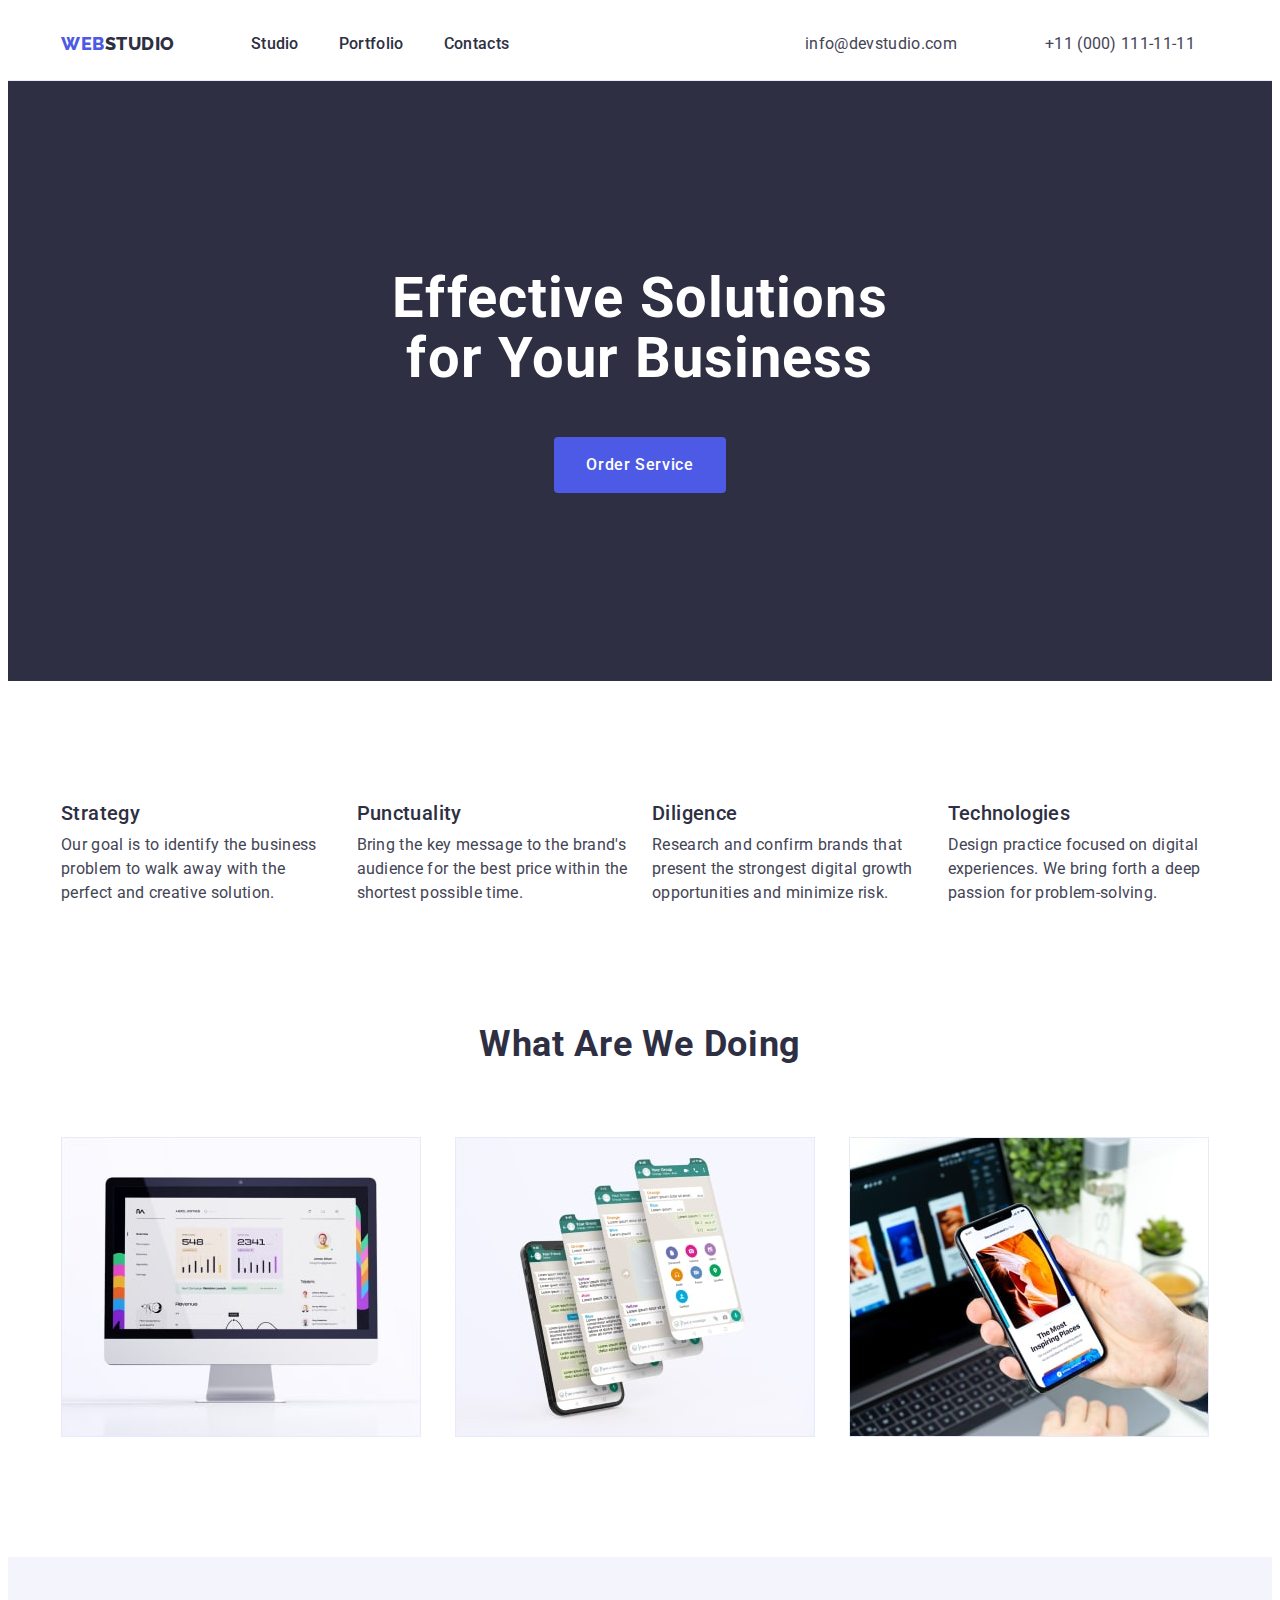
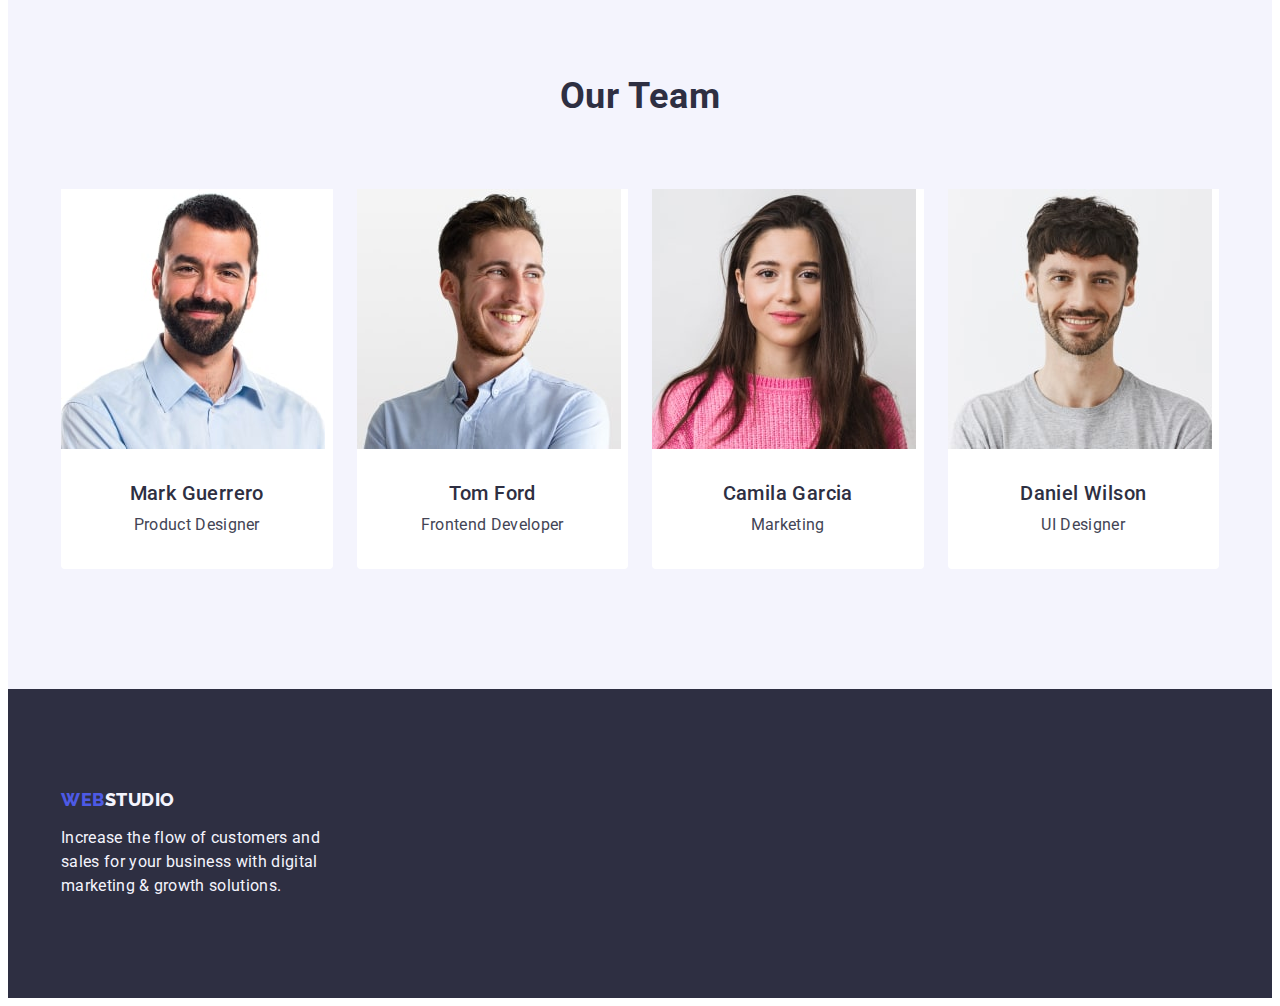
<file: index.html>
<!DOCTYPE html>
<html lang="en">
  <head>
    <meta charset="UTF-8" />
    <meta name="viewport" content="width=device-width, initial-scale=1.0" />
    <title>Студія</title>
    <link rel="preconnect" href="https://fonts.googleapis.com" />
    <link rel="preconnect" href="https://fonts.gstatic.com" crossorigin />
    <link
      href="https://fonts.googleapis.com/css2?family=Raleway:wght@800&family=Roboto:wght@400;500;700&display=swap"
      rel="stylesheet"
    />
    <link
      rel="stylesheet"
      href="https://cdnjs.cloudflare.com/ajax/libs/modern-normalize/2.0.0/modern-normalize.min.css"
      integrity="sha512-4xo8blKMVCiXpTaLzQSLSw3KFOVPWhm/TRtuPVc4WG6kUgjH6J03IBuG7JZPkcWMxJ5huwaBpOpnwYElP/m6wg=="
      crossorigin="anonymous"
      referrerpolicy="no-referrer"
    />
    <link rel="stylesheet" href="./css/styles.css" />
  </head>
  <body>
    <!--header-->
    <div class="page-container">
      <header class="header">
        <div class="container header-container">
          <nav class="navigations">
            <a href="./index.html" class="logo logo-header link"
              >Web<span class="header-logo-studio">Studio</span></a
            >

            <ul class="header-menu list">
              <li>
                <a href="./index.html" class="header-menu-item link">Studio</a>
              </li>
              <li>
                <a href="./portfolio.html" class="header-menu-item link"
                  >Portfolio</a
                >
              </li>
              <li><a href="" class="header-menu-item link">Contacts</a></li>
            </ul>
          </nav>
          <address class="header-address">
            <ul class="list header-socials">
              <li>
                <a
                  class="header-address-item link"
                  href="mailto:info@devstudio.com"
                  >info@devstudio.com</a
                >
              </li>
              <li>
                <a class="header-address-item link" href="tel:+110001111111"
                  >+11 (000) 111-11-11</a
                >
              </li>
            </ul>
          </address>
        </div>
      </header>
      <main>
        <section class="studio-section-main">
          <div class="container">
            <h1 class="h-first">Effective Solutions for Your Business</h1>
            <button type="button" class="studio-button">Order Service</button>
          </div>
        </section>

        <section class="studio-section-advantages">
          <div class="container studio-section-advantages-container">
            <h2 class="visually-hidden">Advantages</h2>
            <ul class="list studio-advantages">
              <li class="adventagy-item">
                <h3 class="h-third">Strategy</h3>
                <p class="usual-text">
                  Our goal is to identify the business problem to walk away with
                  the perfect and creative solution.
                </p>
              </li>
              <li class="adventagy-item">
                <h3 class="h-third">Punctuality</h3>
                <p class="usual-text">
                  Bring the key message to the brand's audience for the best
                  price within the shortest possible time.
                </p>
              </li>
              <li class="adventagy-item">
                <h3 class="h-third">Diligence</h3>
                <p class="usual-text">
                  Research and confirm brands that present the strongest digital
                  growth opportunities and minimize risk.
                </p>
              </li>
              <li class="adventagy-item">
                <h3 class="h-third">Technologies</h3>
                <p class="usual-text">
                  Design practice focused on digital experiences. We bring forth
                  a deep passion for problem-solving.
                </p>
              </li>
            </ul>
          </div>
        </section>
        <section class="studio-section-doing">
          <div class="container">
            <h2 class="h-second">What are we doing</h2>
            <ul class="studio-images-doing list">
              <li class="studio-img-li">
                <img
                  class="studio-img-doing"
                  src="./images/section1_1.jpg"
                  alt="computer"
                  width="360"
                  height="300"
                />
              </li>
              <li class="studio-img-li">
                <img
                  class="studio-img-doing"
                  src="./images/section1_2.jpg"
                  alt="message"
                  width="360"
                  height="300"
                />
              </li>
              <li class="studio-img-li">
                <img
                  class="studio-img-doing"
                  src="./images/section1_3.jpg"
                  alt="phone"
                  width="360"
                  height="300"
                />
              </li>
            </ul>
          </div>
        </section>
        <section class="studio-section-team">
          <div class="container our-team-container">
            <h2 class="h-second">Our Team</h2>
            <ul class="list studio-team">
              <li class="studio-team-infa">
                <img
                  class="studio-img-team"
                  src="./images/section2_1.jpg"
                  alt="Mark Guerrero"
                  width="264"
                  height="260"
                />
                <div class="information-team-container">
                  <h3 class="h-third information-team">Mark Guerrero</h3>
                  <p class="usual-text information-team">Product Designer</p>
                </div>
              </li>
              <li class="studio-team-infa">
                <img
                  class="studio-img-team"
                  src="./images/section2_2.jpg"
                  alt="Tom Ford"
                  width="264"
                  height="260"
                />
                <div class="information-team-container">
                  <h3 class="h-third information-team">Tom Ford</h3>
                  <p class="usual-text information-team">Frontend Developer</p>
                </div>
              </li>
              <li class="studio-team-infa">
                <img
                  class="studio-img-team"
                  src="./images/section2_3.jpg"
                  alt="Camila Garcia"
                  width="264"
                  height="260"
                />
                <div class="information-team-container">
                  <h3 class="h-third information-team">Camila Garcia</h3>
                  <p class="usual-text information-team">Marketing</p>
                </div>
              </li>
              <li class="studio-team-infa">
                <img
                  class="studio-img-team"
                  src="./images/section2_4.jpg"
                  alt="Daniel Wilson"
                  width="264"
                  height="260"
                />
                <div class="information-team-container">
                  <h3 class="h-third information-team">Daniel Wilson</h3>
                  <p class="usual-text information-team">UI Designer</p>
                </div>
              </li>
            </ul>
          </div>
        </section>
      </main>
      <footer class="footer">
        <div class="container footer-container">
          <a href="./index.html" class="logo logo-footer link"
            >Web<span class="footer-logo-studio">Studio</span></a
          >
          <p class="usual-text-footer">
            Increase the flow of customers and sales for your business with
            digital marketing & growth solutions.
          </p>
        </div>
      </footer>
    </div>
  </body>
</html>
</file>
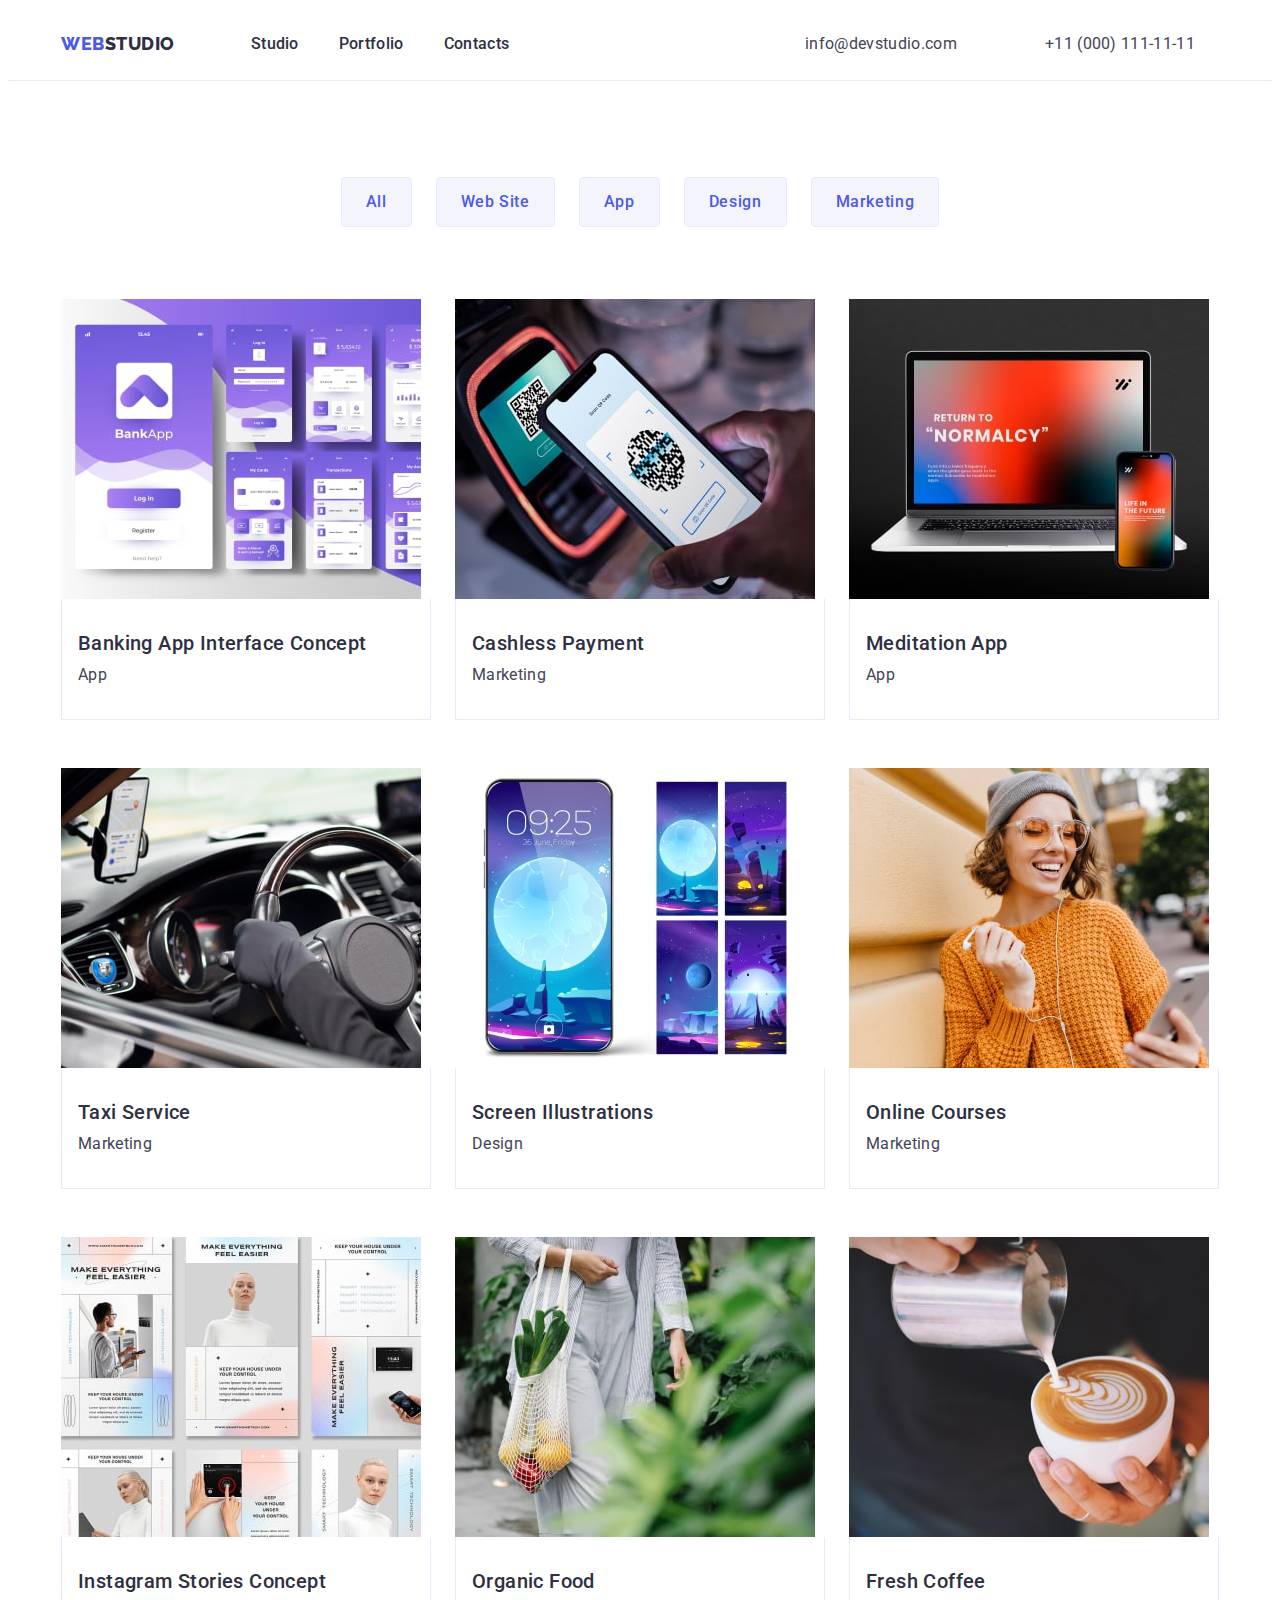
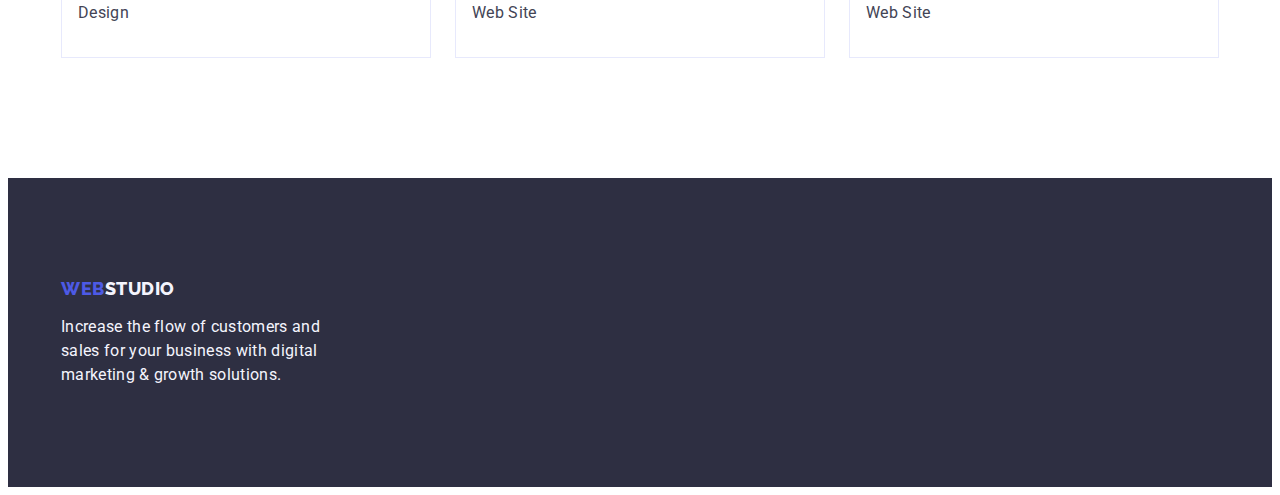
<file: portfolio.html>
<!DOCTYPE html>
<html lang="en">
  <head>
    <meta charset="UTF-8" />
    <meta name="viewport" content="width=device-width, initial-scale=1.0" />
    <title>Portfolio</title>
    <link rel="preconnect" href="https://fonts.googleapis.com" />
    <link rel="preconnect" href="https://fonts.gstatic.com" crossorigin />
    <link
      href="https://fonts.googleapis.com/css2?family=Belanosima:wght@700&family=Roboto:wght@400;500;700&display=swap"
      rel="stylesheet"
    />
    <link rel="preconnect" href="https://fonts.googleapis.com" />
    <link rel="preconnect" href="https://fonts.gstatic.com" crossorigin />
    <link
      href="https://fonts.googleapis.com/css2?family=Belanosima:wght@700&family=Raleway:wght@800&family=Roboto:wght@400;500;700&display=swap"
      rel="stylesheet"
    />
    <link
      rel="stylesheet"
      href="https://cdnjs.cloudflare.com/ajax/libs/modern-normalize/2.0.0/modern-normalize.min.css"
      integrity="sha512-4xo8blKMVCiXpTaLzQSLSw3KFOVPWhm/TRtuPVc4WG6kUgjH6J03IBuG7JZPkcWMxJ5huwaBpOpnwYElP/m6wg=="
      crossorigin="anonymous"
      referrerpolicy="no-referrer"
    />
    <link rel="stylesheet" href="./css/styles.css" />
  </head>
  <body>
    <!--header-->
    <div class="page-container">
      <header class="header">
        <div class="container header-container">
          <nav class="navigations">
            <a href="./index.html" class="logo logo-header link"
              >Web<span class="header-logo-studio">Studio</span></a
            >
            <ul class="header-menu list">
              <li>
                <a href="./index.html" class="header-menu-item link">Studio</a>
              </li>
              <li>
                <a href="./portfolio.html" class="header-menu-item link"
                  >Portfolio</a
                >
              </li>
              <li><a href="" class="header-menu-item link">Contacts</a></li>
            </ul>
          </nav>
          <address class="header-address">
            <ul class="list header-socials">
              <li>
                <a
                  class="header-address-item link"
                  href="mailto:info@devstudio.com"
                  >info@devstudio.com</a
                >
              </li>
              <li>
                <a class="header-address-item link" href="tel:+110001111111"
                  >+11 (000) 111-11-11</a
                >
              </li>
            </ul>
          </address>
        </div>
      </header>
      <main class="main">
        <section class="portfolio-section">
          <div class="container">
            <h1 class="visually-hidden">Portfolio</h1>

            <ul class="portfolio-buttons list portfolio-buttons-container">
              <li>
                <button class="portfolio-button" type="button">All</button>
              </li>
              <li>
                <button class="portfolio-button" type="button">Web Site</button>
              </li>
              <li>
                <button class="portfolio-button" type="button">App</button>
              </li>
              <li>
                <button class="portfolio-button" type="button">Design</button>
              </li>
              <li>
                <button class="portfolio-button" type="button">
                  Marketing
                </button>
              </li>
            </ul>
            <ul class="portfolio-images list portfolio-images-container">
              <li class="portfolio-img">
                <a href="" class="link">
                  <img
                    class="portfolio-img-i"
                    src="./images/portfolio-banking.jpg"
                    alt="Bank App"
                    width="360"
                  />
                  <div class="portfolio-info-container">
                    <h2 class="h-third">Banking App Interface Concept</h2>
                    <p class="usual-text usual-text-portfolio">App</p>
                  </div></a
                >
              </li>
              <li class="portfolio-img">
                <a href="" class="link">
                  <img
                    class="portfolio-img-i"
                    src="./images/portfolio-cashless.jpg"
                    alt="Cashless"
                    width="360"
                  />
                  <div class="portfolio-info-container">
                    <h2 class="h-third">Cashless Payment</h2>
                    <p class="usual-text usual-text-portfolio">Marketing</p>
                  </div></a
                >
              </li>
              <li class="portfolio-img">
                <a href="" class="link">
                  <img
                    class="portfolio-img-i"
                    src="./images/portfolio-meditation.jpg"
                    alt="App"
                    width="360"
                  />
                  <div class="portfolio-info-container">
                    <h2 class="h-third">Meditation App</h2>
                    <p class="usual-text usual-text-portfolio">App</p>
                  </div></a
                >
              </li>

              <li class="portfolio-img">
                <a href="" class="link">
                  <img
                    class="portfolio-img-i"
                    src="./images/portfolio-taxi.jpg"
                    alt="Taxi"
                    width="360"
                  />
                  <div class="portfolio-info-container">
                    <h2 class="h-third">Taxi Service</h2>
                    <p class="usual-text usual-text-portfolio">Marketing</p>
                  </div></a
                >
              </li>
              <li class="portfolio-img">
                <a href="" class="link">
                  <img
                    class="portfolio-img-i"
                    src="./images/portfolio-screen.jpg"
                    alt="Screen"
                    width="360"
                  />
                  <div class="portfolio-info-container">
                    <h2 class="h-third">Screen Illustrations</h2>
                    <p class="usual-text usual-text-portfolio">Design</p>
                  </div></a
                >
              </li>
              <li class="portfolio-img">
                <a href="" class="link">
                  <img
                    class="portfolio-img-i"
                    src="./images/portfolio-online.jpg"
                    alt="Person"
                    width="360"
                  />
                  <div class="portfolio-info-container">
                    <h2 class="h-third">Online Courses</h2>
                    <p class="usual-text usual-text-portfolio">Marketing</p>
                  </div></a
                >
              </li>

              <li class="portfolio-img">
                <a href="" class="link">
                  <img
                    class="portfolio-img-i"
                    src="./images/portfolio-instagram.jpg"
                    alt="Stories"
                    width="360"
                  />
                  <div class="portfolio-info-container">
                    <h2 class="h-third">Instagram Stories Concept</h2>
                    <p class="usual-text usual-text-portfolio">Design</p>
                  </div></a
                >
              </li>
              <li class="portfolio-img">
                <a href="" class="link">
                  <img
                    class="portfolio-img-i"
                    src="./images/portfolio-organic.jpg"
                    alt="Food"
                    width="360"
                  />
                  <div class="portfolio-info-container">
                    <h2 class="h-third">Organic Food</h2>
                    <p class="usual-text usual-text-portfolio">Web Site</p>
                  </div></a
                >
              </li>
              <li class="portfolio-img">
                <a href="" class="link">
                  <img
                    class="portfolio-img-i"
                    src="./images/portfolio-fresh.jpg"
                    alt="Coffee"
                    width="360"
                  />
                  <div class="portfolio-info-container">
                    <h2 class="h-third">Fresh Coffee</h2>
                    <p class="usual-text usual-text-portfolio">Web Site</p>
                  </div></a
                >
              </li>
            </ul>
          </div>
        </section>
      </main>
      <footer class="footer">
        <div class="container">
          <a href="./index.html" class="logo logo-footer link"
            >Web<span class="footer-logo-studio">Studio</span></a
          >
          <p class="usual-text-footer">
            Increase the flow of customers and sales for your business with
            digital marketing & growth solutions.
          </p>
        </div>
      </footer>
    </div>
  </body>
</html>
</file>
<file: css/styles.css>
:root {
    /* logo */
    --color-logo-web:#4D5AE5;
    --color-logo-studio-header:#2E2F42;
    --color-logo-studio-footer: #F4F4FD;
    /**/


   /*text color-size*/
    --color-headers:#2E2F42;
    --color-usual-text:#434455;
    --color-h-first:#FFF;
    --color-button-text-blue:#4D5AE5;
    --color-footer-text:#F4F4FD;

    /**/

    /* back-ground color section */
    --header-color:#FFF;
    --studio-main-color:#2E2F42;
    --studio-ourteam-color:#F4F4FD;
    --footer-color:#2E2F42;
    /**/
    --button-portfolio-color:#F4F4FD;
}


/*скидання стилів*/
p,h1,h2,h3,h4,h5,h6 {
    
    padding: 0;
    margin:0;
}
ul,ol {
   
    padding: 0;
    margin:0;
}
/*скидання стилів*/



body {
    font-family: "Roboto", sans-serif;
    color: #434455;
    background-color:#FFF;
    font-size: 16px;
    font-weight: 400;
        line-height: 1.5;
        letter-spacing: 0.02em;
}
.container{
    width: 100%; 
    max-width: 1158px;
    padding-left: 15px;
    padding-right: 15px;
    padding-top: 0;
    padding-bottom: 0;
    margin: 0 auto;
   /* outline: 2px solid red;*/
}
.link {
    text-decoration: none;
}
.list {
    list-style: none;
}

/*
.header{
    padding-top: 23px;
    padding-bottom: 24px;
}*/
.logo {
    font-family: "Raleway", sans-serif;
    font-weight: 800;
    font-size: 18px;
    line-height: 1.17;
    letter-spacing: 0.03em;
    text-transform: uppercase;
    color: var(--color-logo-web);
    /*margin-right: 76px;*/
    display: inline-block;
   /* padding: 24px;*/
    display: block;

}
.logo-header{
    margin-right: 76px;
}
.header-logo-studio {
    color:var(--color-logo-studio-header);
    
}
.footer-logo-studio {
    color: var(--color-logo-studio-footer);}

.header-container{
    display: flex;
align-items: center;

/*gap: 332px;*/
}
.header{
    border-bottom: 1px solid #e7e9fc;
}
.header-menu{
    display: flex ;
    gap: 40px;
    align-items: center;
    justify-content: space-between;
}
.navigations{
    display: flex;
   
    align-items: center;
    flex-grow: 1;
    
    
    
}

.header-socials{
    display: flex;
    gap: 40px;
   
}
/*******************************
.header-logo-studio{
    margin-right: 76px;
}*/

.header-menu-item {
    font-weight: 500;
    font-size: 16px;
    line-height: 1.5;
    letter-spacing: 0.02em;
    color:var(--color-headers);
    padding: 24px 0;
    display: block;
}
.header-menu-item:hover,
.header-menu-item:focus {
    color:#404bbf;
}
.header-address {
    font-style: normal;
}
.header-address-item {
    font-style: normal;
    font-size: 16px;
    line-height: 1.5;
    letter-spacing: 0.02em;
    color:var(--color-usual-text);
    padding: 24px;
    display: block;
}
.header-address-item:hover,
.header-address-item:focus {
    color: #404bbf;
}


.studio-section-main{
    background-color:var(--studio-main-color);
    padding: 188px 0;
}
.h-first{
    font-size: 56px;
    line-height: 1.07;
    text-align: center;
    letter-spacing: 0.02em;
    color: #ffffff;
    margin: 0 auto;
    max-width: 496px;
    }

.studio-button {
    background-color: #4D5AE5;
    font-family: "Roboto", sans-serif;
    font-weight: 500;
    font-size: 16px;
    line-height: 1.5;
    letter-spacing: 0.04em;
    color: #ffffff;
    display: block;
    padding: 16px 32px ;
    border-radius: 4px;
    border:none;
    justify-content: center;
    margin:48px auto 0;
    min-width: 169px;
    cursor: pointer;
}
.visually-hidden{
        
                position: absolute;
                width: 1px;
                height: 1px;
                margin: -1px;
                border: 0;
                padding: 0;
                white-space: nowrap;
                clip-path: inset(100%);
                clip: rect(0 0 0 0);
                overflow: hidden;
            
   
}
.studio-button:hover,
.studio-button:focus {
    background-color: #404BBF;
    cursor: pointer;
}







.h-third {
    font-weight: 500;
    font-size: 20px;
    line-height: 1.2;
    letter-spacing: 0.02em;
    color:var(--color-headers);
    margin-bottom: 8px;
   
    
}
.usual-text {
    font-size: 16px;
    line-height: 1.5;
    letter-spacing: 0.02em;
    color:var(--color-usual-text);
    
    
}
.h-second {
    font-size: 36px;
    line-height: 1.11;
     text-align: center;
     letter-spacing: 0.02em;
     text-transform: capitalize;
     color:var(--color-headers);
     
     margin: 0 auto 72px;
     
    
}
.studio-section-advantages{
    padding: 120px 0;
}

.studio-advantages{
    display: flex;
    gap: 24px;
   
}
.adventagy-item{
    width: calc((100% - 72px) / 4);
   
}
 
.studio-images-doing{
    display: flex;
    gap:24px;
    
}
.studio-section-doing{
padding-bottom: 120px;
}
.studio-img-doing{
    display: block;
}
.studio-img-li{
    width: calc((100% - 48px)/3);
}
.studio-section-team {
    background-color:var(--studio-ourteam-color);
    padding: 120px 0;
}
.studio-img-team{
    display: block;
}
.studio-team-infa {
    background-color: #FFFFFF;
    border-radius: 0px 0px 4px 4px;
    
    width: calc((100% - 24px*3)/4);
   
}
.studio-team{
    display: flex;
    
       
    gap: 24px;
   
    
}
.information-team-container{   
    
padding: 32px 0;}
    
.information-team{
   

text-align: center;
}
    
   
    

.footer{
    background-color:var(--footer-color);
    padding: 100px 0;  
}

.usual-text-footer {
    line-height: 1.5;
    color: var(--color-footer-text);
     letter-spacing: 0.02em;
    max-width: 264px;
     
}

.portfolio-section{
    padding-top: 96px;
    padding-bottom: 120px;
}
.portfolio-buttons-container{
    display: flex;
    flex-direction: row;
    justify-content: center;
    gap: 24px;
    margin-bottom: 72px;
   
}





.portfolio-button {
    font-family: "Roboto", sans-serif;
    font-weight: 500;
    font-size: 16px;
    line-height: 1.5;
    letter-spacing: 0.04em;
    color: var(--color-button-text-blue);
    background-color:var(--button-portfolio-color);


    display: flex;
        padding: 12px 24px;
        justify-content: center;
        align-items: center;
        border-radius: 4px;
            border: 1px solid var(--cornflower, #E7E9FC);
   
}
.portfolio-button:hover,
.portfolio-button:focus {
    color: #FFFFFF;
    background-color: #404BBF;
    cursor: pointer;
    border: 1px solid transparent;
}


.portfolio-images-container{
    display: flex;
    gap: 24px;
    flex-wrap: wrap;
   
    row-gap: 48px;
}
.portfolio-images-containers{
    display: flex;
    flex-direction: column;
    row-gap: 48px;
    margin-bottom: 120px;
}
.portfolio-info-container{
    padding: 32px 16px;
    border: 1px solid #e7e9fc;
    border-top: none;
}
.portfolio-img-i{
    display: block;
}
.usual-text-portfolio{
  /*  margin-bottom: 32px;*/
}
.page-container{
    min-height: 100vh;
    display: flex;
    flex-direction: column;}
.portfolio-img{
  /*  margin-bottom: 32px;*/
  width: calc( (100% - 24px * 2) / 3);
}

.main{
    flex-grow: 1;
}
.logo-footer{
    margin-bottom: 16px;
    display: inline-block;
}
</file>
